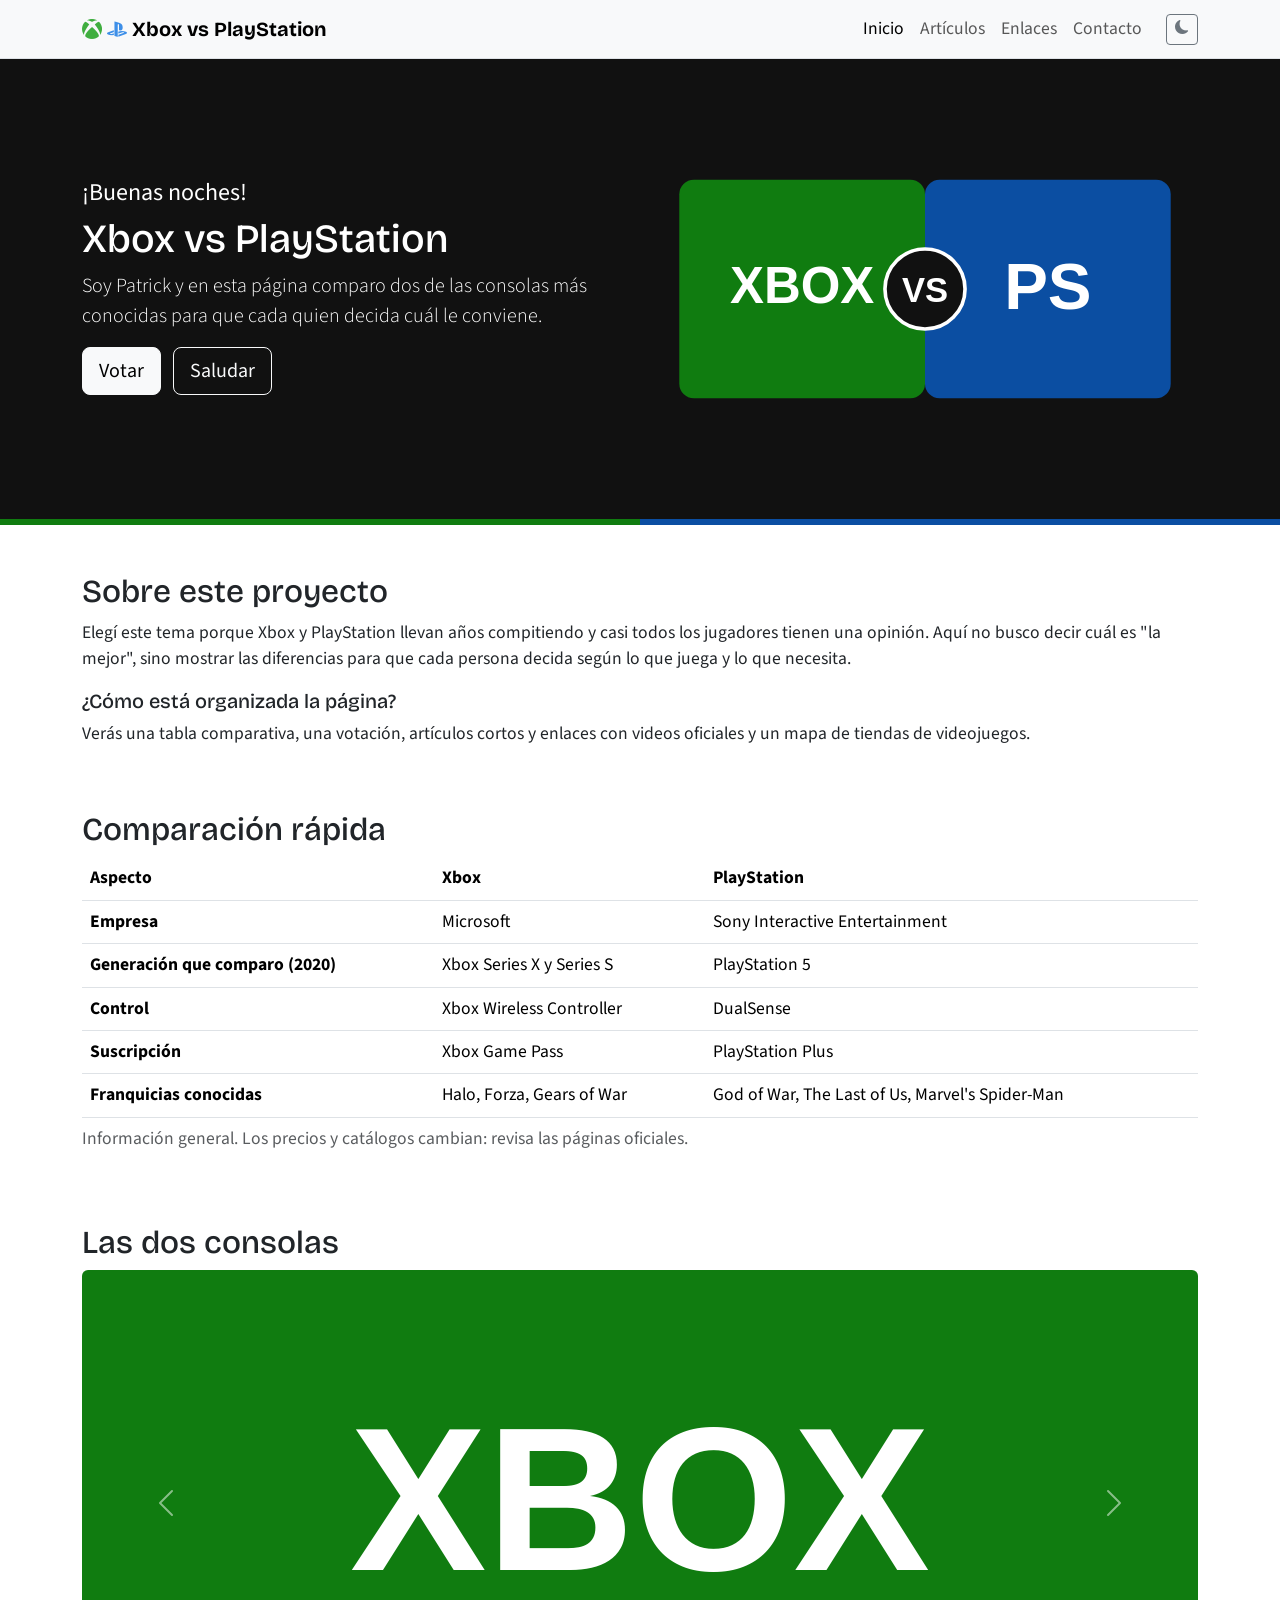
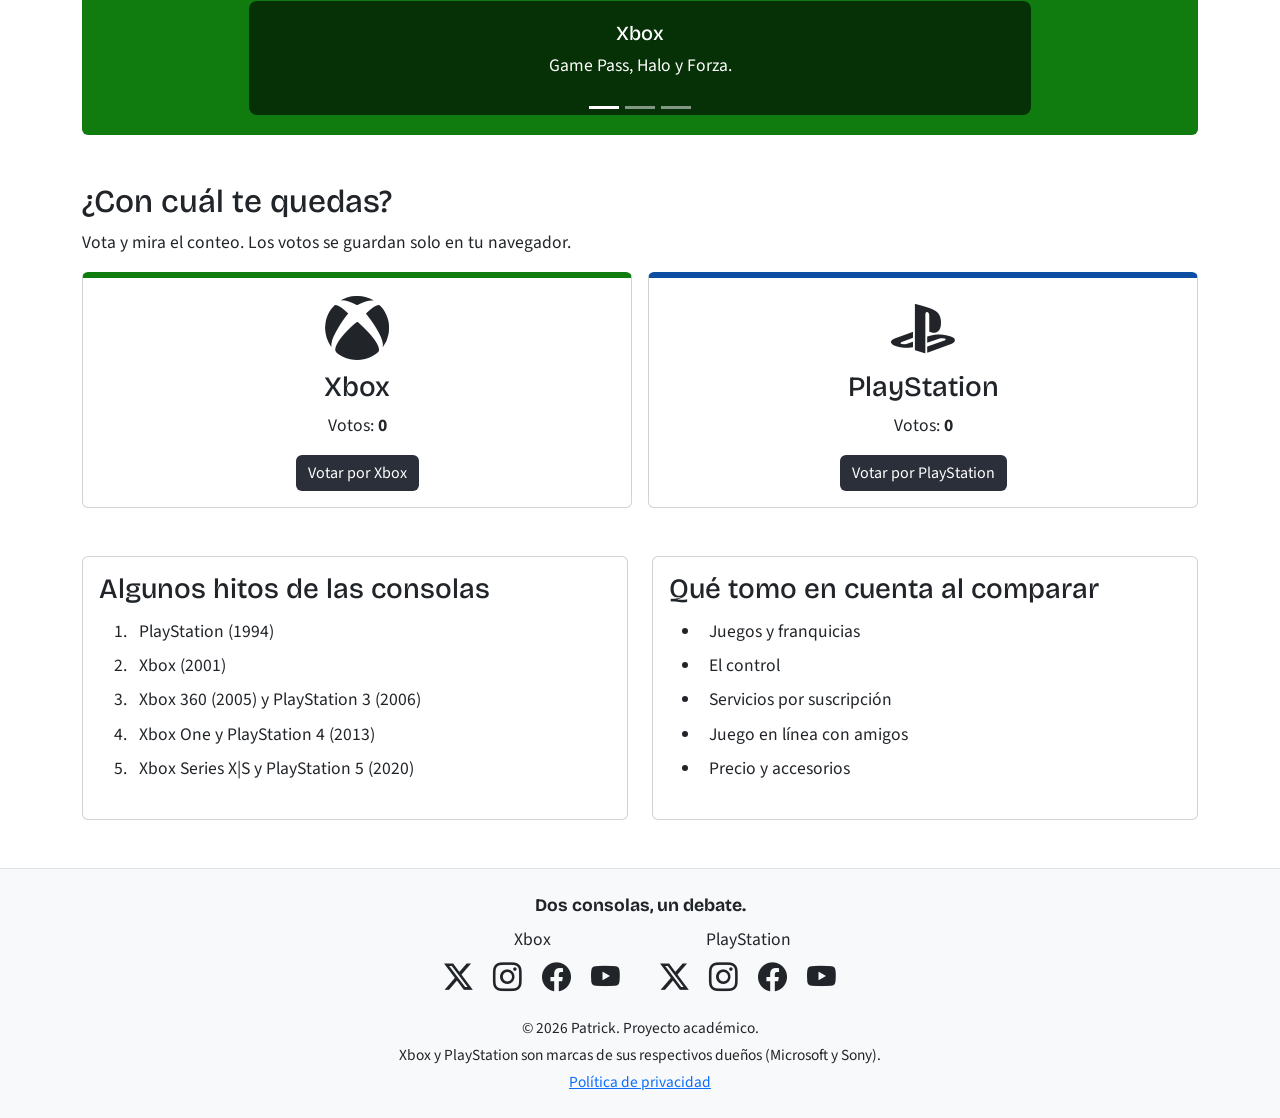
<file: index.html>
<!DOCTYPE html>
<html lang="es" data-bs-theme="light">
<head>
  <!-- ========== METADATOS: información para buscadores y redes sociales ========== -->
  <!-- charset: permite mostrar bien las tildes y la ñ -->
  <meta charset="UTF-8">
  <!-- viewport: hace que la página se ajuste al ancho de la pantalla del celular -->
  <meta name="viewport" content="width=device-width, initial-scale=1">
  <!-- title: texto de la pestaña y título que muestra Google en los resultados -->
  <title>Xbox vs PlayStation | Portafolio de Patrick</title>
  <!-- description: resumen que Google muestra debajo del título -->
  <meta name="description" content="Comparación entre Xbox y PlayStation: tabla comparativa, votación, artículos y enlaces para decidir qué consola te conviene.">
  <!-- keywords: palabras clave del tema de la página -->
  <meta name="keywords" content="xbox, playstation, xbox vs playstation, consolas, videojuegos, game pass, ps5, xbox series, comparación, portafolio">
  <!-- author: quién hizo la página -->
  <meta name="author" content="Patrick">
  <!-- robots: "index, follow" permite que los buscadores guarden la página y sigan sus enlaces -->
  <meta name="robots" content="index, follow">
  <!-- theme-color: color de la barra del navegador en el celular -->
  <meta name="theme-color" content="#111111">

  <!-- Open Graph: define el título, la descripción y la imagen que se ven al compartir el enlace en redes -->
  <meta property="og:title" content="Xbox vs PlayStation | Portafolio de Patrick">
  <meta property="og:description" content="Comparación entre Xbox y PlayStation: tabla comparativa, votación, artículos y enlaces para decidir qué consola te conviene.">
  <meta property="og:type" content="website">
  <meta property="og:locale" content="es_DO">
  <meta property="og:image" content="img/portada.svg">
  <meta name="twitter:card" content="summary">

  <!-- Icono de la página (pestaña del navegador) -->
  <link rel="icon" type="image/svg+xml" href="img/favicon.svg">

  <!-- Google Fonts -->
  <!-- preconnect: abre la conexión con Google Fonts antes de pedir la fuente para que cargue más rápido -->
  <link rel="preconnect" href="https://fonts.googleapis.com">
  <link rel="preconnect" href="https://fonts.gstatic.com" crossorigin>
  <link href="https://fonts.googleapis.com/css2?family=Bricolage+Grotesque:wght@600;700&family=Source+Sans+3:wght@400;600&display=swap" rel="stylesheet">

  <!-- Bootstrap (estilos) -->
  <link href="https://cdn.jsdelivr.net/npm/bootstrap@5.3.3/dist/css/bootstrap.min.css" rel="stylesheet">

  <!-- Bootstrap Icons -->
  <link href="https://cdn.jsdelivr.net/npm/bootstrap-icons@1.11.3/font/bootstrap-icons.min.css" rel="stylesheet">

  <!-- Mis estilos: van después de Bootstrap para que mis reglas tengan prioridad sobre las suyas -->
  <link href="css/estilos.css" rel="stylesheet">
</head>
<body>

  <!-- ========== BARRA DE NAVEGACIÓN ==========
       navbar-expand-lg: el menú se ve completo en pantallas grandes y se esconde tras un botón en las pequeñas.
       sticky-top: la barra se queda fija arriba cuando se hace scroll. -->
  <nav class="navbar navbar-expand-lg bg-body-tertiary sticky-top border-bottom">
    <div class="container">
      <!-- Logo del sitio: iconos de las dos consolas + nombre -->
      <a class="navbar-brand logo" href="index.html">
        <i class="bi bi-xbox"></i> <i class="bi bi-playstation"></i> Xbox vs PlayStation
      </a>

      <!-- Botón de hamburguesa (solo en pantallas pequeñas). data-bs-toggle="collapse" y data-bs-target="#menu"
           le dicen a Bootstrap que muestre u oculte el elemento que tiene id="menu" -->
      <button class="navbar-toggler" type="button" data-bs-toggle="collapse"
              data-bs-target="#menu" aria-controls="menu" aria-expanded="false" aria-label="Abrir menú">
        <span class="navbar-toggler-icon"></span>
      </button>

      <!-- Enlaces del menú. ms-auto los alinea a la derecha y la clase "active" marca la página donde estoy -->
      <div class="collapse navbar-collapse" id="menu">
        <ul class="navbar-nav ms-auto align-items-lg-center">
          <li class="nav-item"><a class="nav-link active" aria-current="page" href="index.html">Inicio</a></li>
          <li class="nav-item"><a class="nav-link" href="noticias.html">Artículos</a></li>
          <li class="nav-item"><a class="nav-link" href="enlaces.html">Enlaces</a></li>
          <li class="nav-item"><a class="nav-link" href="contacto.html">Contacto</a></li>
          <!-- Botón de modo oscuro (lo controla script.js) -->
          <li class="nav-item">
            <button id="btn-tema" type="button" class="btn btn-outline-secondary btn-sm ms-lg-3"
                    aria-label="Cambiar entre modo claro y modo oscuro">
              <i id="icono-tema" class="bi bi-moon-fill"></i>
            </button>
          </li>
        </ul>
      </div>
    </div>
  </nav>

  <main>

    <!-- ===== SECCIÓN PRINCIPAL ===== -->
    <section class="principal py-5">
      <div class="container">
        <div class="row align-items-center g-4">
          <div class="col-lg-6">
            <!-- El texto de saludo lo cambia script.js según la hora -->
            <p id="saludo" class="fs-4 mb-1">Hola</p>
            <h1>Xbox vs PlayStation</h1>
            <p class="lead">Soy Patrick y en esta página comparo dos de las consolas más conocidas para que cada quien decida cuál le conviene.</p>
            <a href="#votacion" class="btn btn-light btn-lg me-2 mb-2">Votar</a>
            <!-- Este botón muestra una alerta (ver script.js) -->
            <button id="btn-saludar" type="button" class="btn btn-outline-light btn-lg mb-2">Saludar</button>
          </div>
          <div class="col-lg-6">
            <!-- img-fluid = imagen responsiva (se adapta al ancho) -->
            <img src="img/portada.svg" class="img-fluid" alt="Bloque verde de Xbox frente a bloque azul de PlayStation">
          </div>
        </div>
      </div>
    </section>

    <!-- ===== SOBRE EL PROYECTO ===== -->
    <section class="container py-5">
      <h2>Sobre este proyecto</h2>
      <p>Elegí este tema porque Xbox y PlayStation llevan años compitiendo y casi todos los jugadores tienen una opinión. Aquí no busco decir cuál es "la mejor", sino mostrar las diferencias para que cada persona decida según lo que juega y lo que necesita.</p>
      <h3 class="h5">¿Cómo está organizada la página?</h3>
      <p>Verás una tabla comparativa, una votación, artículos cortos y enlaces con videos oficiales y un mapa de tiendas de videojuegos.</p>
    </section>

    <!-- ===== TABLA COMPARATIVA ===== -->
    <section class="container pb-5">
      <h2>Comparación rápida</h2>
      <!-- table-responsive: en celular la tabla se desliza de lado -->
      <div class="table-responsive">
        <!-- table-hover: la fila cambia de color al pasar el mouse -->
        <table class="table table-hover align-middle">
          <caption>Información general. Los precios y catálogos cambian: revisa las páginas oficiales.</caption>
          <thead>
            <tr><th scope="col">Aspecto</th><th scope="col">Xbox</th><th scope="col">PlayStation</th></tr>
          </thead>
          <tbody>
            <tr><th scope="row">Empresa</th><td>Microsoft</td><td>Sony Interactive Entertainment</td></tr>
            <tr><th scope="row">Generación que comparo (2020)</th><td>Xbox Series X y Series S</td><td>PlayStation 5</td></tr>
            <tr><th scope="row">Control</th><td>Xbox Wireless Controller</td><td>DualSense</td></tr>
            <tr><th scope="row">Suscripción</th><td>Xbox Game Pass</td><td>PlayStation Plus</td></tr>
            <tr><th scope="row">Franquicias conocidas</th><td>Halo, Forza, Gears of War</td><td>God of War, The Last of Us, Marvel's Spider-Man</td></tr>
          </tbody>
        </table>
      </div>
    </section>

    <!-- ===== CARRUSEL ===== -->
    <section class="container pb-5">
      <h2>Las dos consolas</h2>
      <!-- data-bs-ride="carousel" hace que las diapositivas cambien solas.
           Los botones y puntos usan data-bs-target="#carrusel" para controlar este carrusel y data-bs-slide-to para ir a una diapositiva. -->
      <div id="carrusel" class="carousel slide" data-bs-ride="carousel">
        <!-- Puntos indicadores -->
        <div class="carousel-indicators">
          <button type="button" data-bs-target="#carrusel" data-bs-slide-to="0" class="active" aria-label="Diapositiva 1"></button>
          <button type="button" data-bs-target="#carrusel" data-bs-slide-to="1" aria-label="Diapositiva 2"></button>
          <button type="button" data-bs-target="#carrusel" data-bs-slide-to="2" aria-label="Diapositiva 3"></button>
        </div>
        <!-- Diapositivas -->
        <div class="carousel-inner rounded">
          <div class="carousel-item active">
            <img src="img/slide1.svg" class="d-block w-100" alt="Diapositiva verde con la palabra Xbox">
            <div class="carousel-caption"><h3 class="h5">Xbox</h3><p>Game Pass, Halo y Forza.</p></div>
          </div>
          <div class="carousel-item">
            <img src="img/slide2.svg" class="d-block w-100" alt="Diapositiva azul con la palabra PlayStation">
            <div class="carousel-caption"><h3 class="h5">PlayStation</h3><p>PlayStation Plus, God of War y The Last of Us.</p></div>
          </div>
          <div class="carousel-item">
            <img src="img/slide3.svg" class="d-block w-100" alt="Diapositiva oscura con la pregunta: ¿cuál eliges?">
            <div class="carousel-caption"><h3 class="h5">Tú decides</h3><p>Más abajo puedes votar.</p></div>
          </div>
        </div>
        <!-- Flechas anterior / siguiente -->
        <button class="carousel-control-prev" type="button" data-bs-target="#carrusel" data-bs-slide="prev">
          <span class="carousel-control-prev-icon" aria-hidden="true"></span>
          <span class="visually-hidden">Anterior</span>
        </button>
        <button class="carousel-control-next" type="button" data-bs-target="#carrusel" data-bs-slide="next">
          <span class="carousel-control-next-icon" aria-hidden="true"></span>
          <span class="visually-hidden">Siguiente</span>
        </button>
      </div>
    </section>

    <!-- ===== VOTACIÓN ===== -->
    <section id="votacion" class="container pb-5">
      <h2>¿Con cuál te quedas?</h2>
      <p>Vota y mira el conteo. Los votos se guardan solo en tu navegador.</p>
      <!-- Cada botón tiene un id para que script.js detecte el clic. Los números de votos están dentro de <strong> con id
           para poder cambiarlos desde JavaScript. -->
      <div class="row g-3">
        <div class="col-md-6">
          <div class="card tarjeta tarjeta-xbox text-center h-100">
            <div class="card-body">
              <i class="bi bi-xbox display-3"></i>
              <h3>Xbox</h3>
              <p>Votos: <strong id="votos-xbox">0</strong></p>
              <button id="voto-xbox" type="button" class="btn btn-acento">Votar por Xbox</button>
            </div>
          </div>
        </div>
        <div class="col-md-6">
          <div class="card tarjeta tarjeta-ps text-center h-100">
            <div class="card-body">
              <i class="bi bi-playstation display-3"></i>
              <h3>PlayStation</h3>
              <p>Votos: <strong id="votos-ps">0</strong></p>
              <button id="voto-ps" type="button" class="btn btn-acento">Votar por PlayStation</button>
            </div>
          </div>
        </div>
      </div>
    </section>

    <!-- ===== LISTAS ===== -->
    <section class="container">
      <div class="row g-4">
        <div class="col-md-6">
          <div class="card tarjeta h-100">
            <div class="card-body">
              <h3>Algunos hitos de las consolas</h3>
              <!-- Lista ORDENADA (ol): tiene números. La clase lista-hover activa el efecto hover del CSS -->
              <ol class="lista-hover">
                <li>PlayStation (1994)</li>
                <li>Xbox (2001)</li>
                <li>Xbox 360 (2005) y PlayStation 3 (2006)</li>
                <li>Xbox One y PlayStation 4 (2013)</li>
                <li>Xbox Series X|S y PlayStation 5 (2020)</li>
              </ol>
            </div>
          </div>
        </div>
        <div class="col-md-6">
          <div class="card tarjeta h-100">
            <div class="card-body">
              <h3>Qué tomo en cuenta al comparar</h3>
              <!-- Lista NO ORDENADA (ul): tiene viñetas -->
              <ul class="lista-hover">
                <li>Juegos y franquicias</li>
                <li>El control</li>
                <li>Servicios por suscripción</li>
                <li>Juego en línea con amigos</li>
                <li>Precio y accesorios</li>
              </ul>
            </div>
          </div>
        </div>
      </div>
    </section>

  </main>

  <!-- ========== PIE DE PÁGINA ========== -->
  <footer class="pie py-4 mt-5 border-top">
    <div class="container text-center">
      <p class="logo mb-2">Dos consolas, un debate.</p>

      <!-- Redes sociales oficiales de cada empresa.
           target="_blank" abre el enlace en otra pestaña y rel="noopener" evita que la otra página controle esta. -->
      <div class="row justify-content-center g-4 mb-3">
        <div class="col-auto">
          <p class="mb-1">Xbox</p>
          <div class="redes">
            <a href="https://x.com/xbox" target="_blank" rel="noopener" aria-label="Xbox en X"><i class="bi bi-twitter-x"></i></a>
            <a href="https://www.instagram.com/xbox" target="_blank" rel="noopener" aria-label="Xbox en Instagram"><i class="bi bi-instagram"></i></a>
            <a href="https://www.facebook.com/xbox" target="_blank" rel="noopener" aria-label="Xbox en Facebook"><i class="bi bi-facebook"></i></a>
            <a href="https://www.youtube.com/@xbox" target="_blank" rel="noopener" aria-label="Xbox en YouTube"><i class="bi bi-youtube"></i></a>
          </div>
        </div>
        <div class="col-auto">
          <p class="mb-1">PlayStation</p>
          <div class="redes">
            <a href="https://x.com/PlayStation" target="_blank" rel="noopener" aria-label="PlayStation en X"><i class="bi bi-twitter-x"></i></a>
            <a href="https://www.instagram.com/playstation" target="_blank" rel="noopener" aria-label="PlayStation en Instagram"><i class="bi bi-instagram"></i></a>
            <a href="https://www.facebook.com/PlayStation" target="_blank" rel="noopener" aria-label="PlayStation en Facebook"><i class="bi bi-facebook"></i></a>
            <a href="https://www.youtube.com/@PlayStation" target="_blank" rel="noopener" aria-label="PlayStation en YouTube"><i class="bi bi-youtube"></i></a>
          </div>
        </div>
      </div>

      <p class="mb-1 small">&copy; <span id="anio"></span> Patrick. Proyecto académico.</p>
      <p class="mb-1 small">Xbox y PlayStation son marcas de sus respectivos dueños (Microsoft y Sony).</p>
      <p class="mb-0 small"><a href="privacidad.html">Política de privacidad</a></p>
    </div>
  </footer>

  <!-- Bootstrap (JavaScript): necesario para menú, carrusel y modales -->
  <script src="https://cdn.jsdelivr.net/npm/bootstrap@5.3.3/dist/js/bootstrap.bundle.min.js"></script>
  <!-- Mi JavaScript (siempre al final) -->
  <script src="js/script.js"></script>
</body>
</html>
</file>
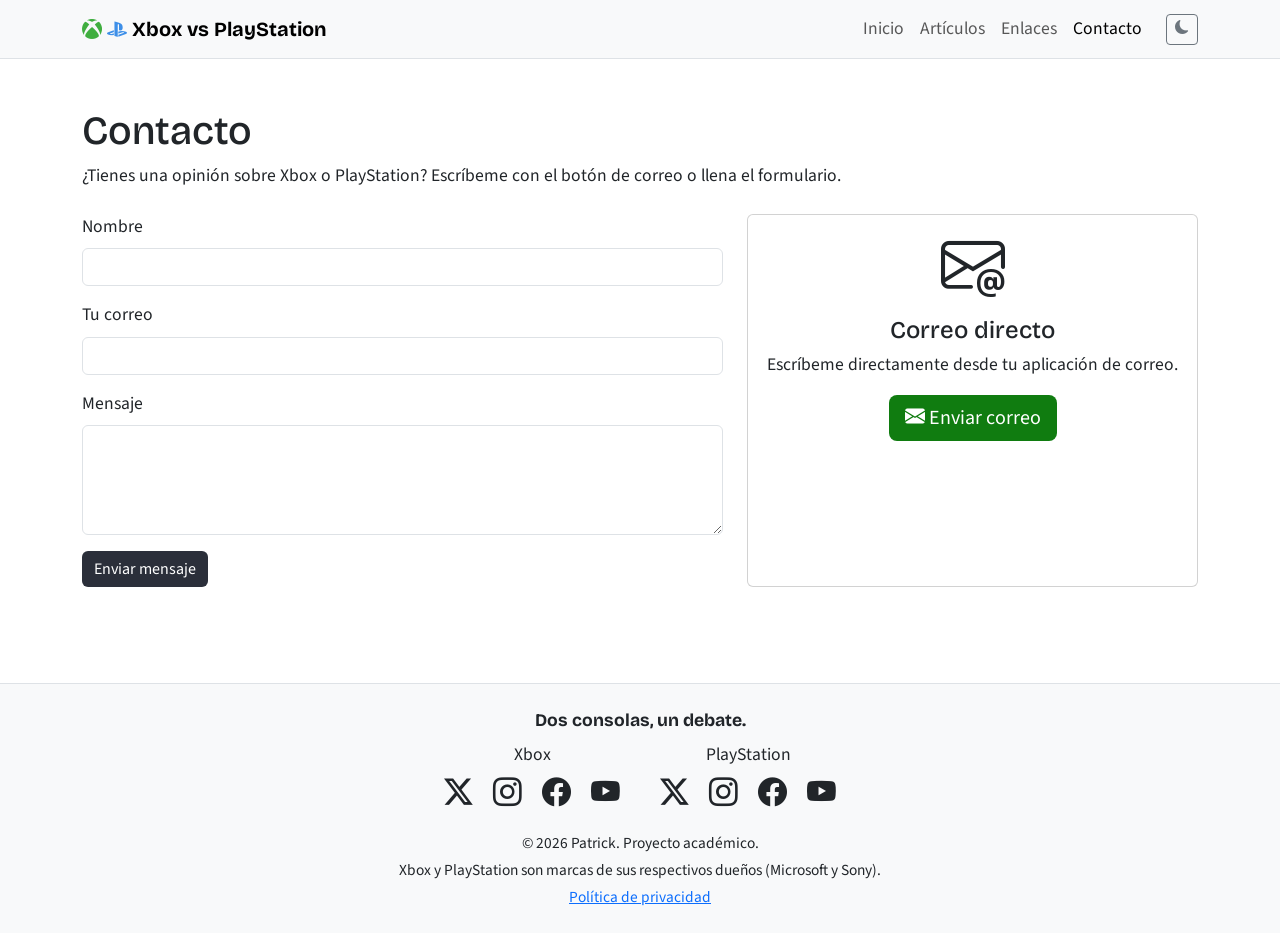
<file: contacto.html>
<!DOCTYPE html>
<html lang="es" data-bs-theme="light">
<head>
  <!-- ========== METADATOS: información para buscadores y redes sociales ========== -->
  <!-- charset: permite mostrar bien las tildes y la ñ -->
  <meta charset="UTF-8">
  <!-- viewport: hace que la página se ajuste al ancho de la pantalla del celular -->
  <meta name="viewport" content="width=device-width, initial-scale=1">
  <!-- title: texto de la pestaña y título que muestra Google en los resultados -->
  <title>Contacto | Xbox vs PlayStation</title>
  <!-- description: resumen que Google muestra debajo del título -->
  <meta name="description" content="Formulario y correo para dar tu opinión sobre Xbox y PlayStation.">
  <!-- keywords: palabras clave del tema de la página -->
  <meta name="keywords" content="xbox, playstation, xbox vs playstation, consolas, videojuegos, game pass, ps5, xbox series, comparación, portafolio">
  <!-- author: quién hizo la página -->
  <meta name="author" content="Patrick">
  <!-- robots: "index, follow" permite que los buscadores guarden la página y sigan sus enlaces -->
  <meta name="robots" content="index, follow">
  <!-- theme-color: color de la barra del navegador en el celular -->
  <meta name="theme-color" content="#111111">

  <!-- Open Graph: define el título, la descripción y la imagen que se ven al compartir el enlace en redes -->
  <meta property="og:title" content="Contacto | Xbox vs PlayStation">
  <meta property="og:description" content="Formulario y correo para dar tu opinión sobre Xbox y PlayStation.">
  <meta property="og:type" content="website">
  <meta property="og:locale" content="es_DO">
  <meta property="og:image" content="img/portada.svg">
  <meta name="twitter:card" content="summary">

  <!-- Icono de la página (pestaña del navegador) -->
  <link rel="icon" type="image/svg+xml" href="img/favicon.svg">

  <!-- Google Fonts -->
  <!-- preconnect: abre la conexión con Google Fonts antes de pedir la fuente para que cargue más rápido -->
  <link rel="preconnect" href="https://fonts.googleapis.com">
  <link rel="preconnect" href="https://fonts.gstatic.com" crossorigin>
  <link href="https://fonts.googleapis.com/css2?family=Bricolage+Grotesque:wght@600;700&family=Source+Sans+3:wght@400;600&display=swap" rel="stylesheet">

  <!-- Bootstrap (estilos) -->
  <link href="https://cdn.jsdelivr.net/npm/bootstrap@5.3.3/dist/css/bootstrap.min.css" rel="stylesheet">

  <!-- Bootstrap Icons -->
  <link href="https://cdn.jsdelivr.net/npm/bootstrap-icons@1.11.3/font/bootstrap-icons.min.css" rel="stylesheet">

  <!-- Mis estilos: van después de Bootstrap para que mis reglas tengan prioridad sobre las suyas -->
  <link href="css/estilos.css" rel="stylesheet">
</head>
<body>

  <!-- ========== BARRA DE NAVEGACIÓN ==========
       navbar-expand-lg: el menú se ve completo en pantallas grandes y se esconde tras un botón en las pequeñas.
       sticky-top: la barra se queda fija arriba cuando se hace scroll. -->
  <nav class="navbar navbar-expand-lg bg-body-tertiary sticky-top border-bottom">
    <div class="container">
      <!-- Logo del sitio: iconos de las dos consolas + nombre -->
      <a class="navbar-brand logo" href="index.html">
        <i class="bi bi-xbox"></i> <i class="bi bi-playstation"></i> Xbox vs PlayStation
      </a>

      <!-- Botón de hamburguesa (solo en pantallas pequeñas). data-bs-toggle="collapse" y data-bs-target="#menu"
           le dicen a Bootstrap que muestre u oculte el elemento que tiene id="menu" -->
      <button class="navbar-toggler" type="button" data-bs-toggle="collapse"
              data-bs-target="#menu" aria-controls="menu" aria-expanded="false" aria-label="Abrir menú">
        <span class="navbar-toggler-icon"></span>
      </button>

      <!-- Enlaces del menú. ms-auto los alinea a la derecha y la clase "active" marca la página donde estoy -->
      <div class="collapse navbar-collapse" id="menu">
        <ul class="navbar-nav ms-auto align-items-lg-center">
          <li class="nav-item"><a class="nav-link" href="index.html">Inicio</a></li>
          <li class="nav-item"><a class="nav-link" href="noticias.html">Artículos</a></li>
          <li class="nav-item"><a class="nav-link" href="enlaces.html">Enlaces</a></li>
          <li class="nav-item"><a class="nav-link active" aria-current="page" href="contacto.html">Contacto</a></li>
          <!-- Botón de modo oscuro (lo controla script.js) -->
          <li class="nav-item">
            <button id="btn-tema" type="button" class="btn btn-outline-secondary btn-sm ms-lg-3"
                    aria-label="Cambiar entre modo claro y modo oscuro">
              <i id="icono-tema" class="bi bi-moon-fill"></i>
            </button>
          </li>
        </ul>
      </div>
    </div>
  </nav>

  <main>

    <section class="container py-5">
      <h1>Contacto</h1>
      <p class="mb-4">¿Tienes una opinión sobre Xbox o PlayStation? Escríbeme con el botón de correo o llena el formulario.</p>

      <div class="row g-4">
        <!-- Formulario: script.js revisa los datos y muestra alertas o el modal. novalidate desactiva los avisos automáticos del navegador para usar los míos -->
        <div class="col-md-7">
          <form id="form-contacto" novalidate>
            <label for="nombre" class="form-label">Nombre</label>
            <input type="text" id="nombre" class="form-control mb-3">

            <label for="correo" class="form-label">Tu correo</label>
            <input type="email" id="correo" class="form-control mb-3">

            <label for="mensaje" class="form-label">Mensaje</label>
            <textarea id="mensaje" class="form-control mb-3" rows="4"></textarea>

            <button type="submit" class="btn btn-acento">Enviar mensaje</button>
          </form>
        </div>

        <!-- Botón mailto: abre la aplicación de correo -->
        <div class="col-md-5">
          <div class="card tarjeta h-100">
            <div class="card-body text-center">
              <i class="bi bi-envelope-at display-3"></i>
              <h2 class="h4 mt-2">Correo directo</h2>
              <p>Escríbeme directamente desde tu aplicación de correo.</p>
              <!-- mailto: abre la aplicación de correo con el destinatario y el asunto ya escritos.
                   En el asunto los espacios y las tildes van codificados (%20, %C3%A1) -->
              <a href="mailto:patrickschrilsperez@gmail.com?subject=Hola%20desde%20tu%20p%C3%A1gina%20de%20Xbox%20vs%20PlayStation"
                 class="btn btn-xbox btn-lg"><i class="bi bi-envelope-fill"></i> Enviar correo</a>
            </div>
          </div>
        </div>
      </div>
    </section>

    <!-- Modal de confirmación (JavaScript lo abre cuando el formulario está bien) -->
    <div class="modal fade" id="modalContacto" tabindex="-1" aria-labelledby="modal-contacto-titulo" aria-hidden="true">
      <div class="modal-dialog modal-dialog-centered">
        <div class="modal-content">
          <div class="modal-header">
            <h2 class="modal-title h5" id="modal-contacto-titulo">Mensaje listo</h2>
            <button type="button" class="btn-close" data-bs-dismiss="modal" aria-label="Cerrar"></button>
          </div>
          <div class="modal-body">
            <p class="mb-0">Gracias, <strong id="modal-nombre"></strong>. Al presionar el botón se abrirá tu aplicación de correo con el mensaje listo para enviar.</p>
          </div>
          <div class="modal-footer">
            <button type="button" class="btn btn-secondary" data-bs-dismiss="modal">Cancelar</button>
            <button type="button" id="btn-abrir-correo" class="btn btn-acento">Abrir correo</button>
          </div>
        </div>
      </div>
    </div>

  </main>

  <!-- ========== PIE DE PÁGINA ========== -->
  <footer class="pie py-4 mt-5 border-top">
    <div class="container text-center">
      <p class="logo mb-2">Dos consolas, un debate.</p>

      <!-- Redes sociales oficiales de cada empresa.
           target="_blank" abre el enlace en otra pestaña y rel="noopener" evita que la otra página controle esta. -->
      <div class="row justify-content-center g-4 mb-3">
        <div class="col-auto">
          <p class="mb-1">Xbox</p>
          <div class="redes">
            <a href="https://x.com/xbox" target="_blank" rel="noopener" aria-label="Xbox en X"><i class="bi bi-twitter-x"></i></a>
            <a href="https://www.instagram.com/xbox" target="_blank" rel="noopener" aria-label="Xbox en Instagram"><i class="bi bi-instagram"></i></a>
            <a href="https://www.facebook.com/xbox" target="_blank" rel="noopener" aria-label="Xbox en Facebook"><i class="bi bi-facebook"></i></a>
            <a href="https://www.youtube.com/@xbox" target="_blank" rel="noopener" aria-label="Xbox en YouTube"><i class="bi bi-youtube"></i></a>
          </div>
        </div>
        <div class="col-auto">
          <p class="mb-1">PlayStation</p>
          <div class="redes">
            <a href="https://x.com/PlayStation" target="_blank" rel="noopener" aria-label="PlayStation en X"><i class="bi bi-twitter-x"></i></a>
            <a href="https://www.instagram.com/playstation" target="_blank" rel="noopener" aria-label="PlayStation en Instagram"><i class="bi bi-instagram"></i></a>
            <a href="https://www.facebook.com/PlayStation" target="_blank" rel="noopener" aria-label="PlayStation en Facebook"><i class="bi bi-facebook"></i></a>
            <a href="https://www.youtube.com/@PlayStation" target="_blank" rel="noopener" aria-label="PlayStation en YouTube"><i class="bi bi-youtube"></i></a>
          </div>
        </div>
      </div>

      <p class="mb-1 small">&copy; <span id="anio"></span> Patrick. Proyecto académico.</p>
      <p class="mb-1 small">Xbox y PlayStation son marcas de sus respectivos dueños (Microsoft y Sony).</p>
      <p class="mb-0 small"><a href="privacidad.html">Política de privacidad</a></p>
    </div>
  </footer>

  <!-- Bootstrap (JavaScript): necesario para menú, carrusel y modales -->
  <script src="https://cdn.jsdelivr.net/npm/bootstrap@5.3.3/dist/js/bootstrap.bundle.min.js"></script>
  <!-- Mi JavaScript (siempre al final) -->
  <script src="js/script.js"></script>
</body>
</html>
</file>
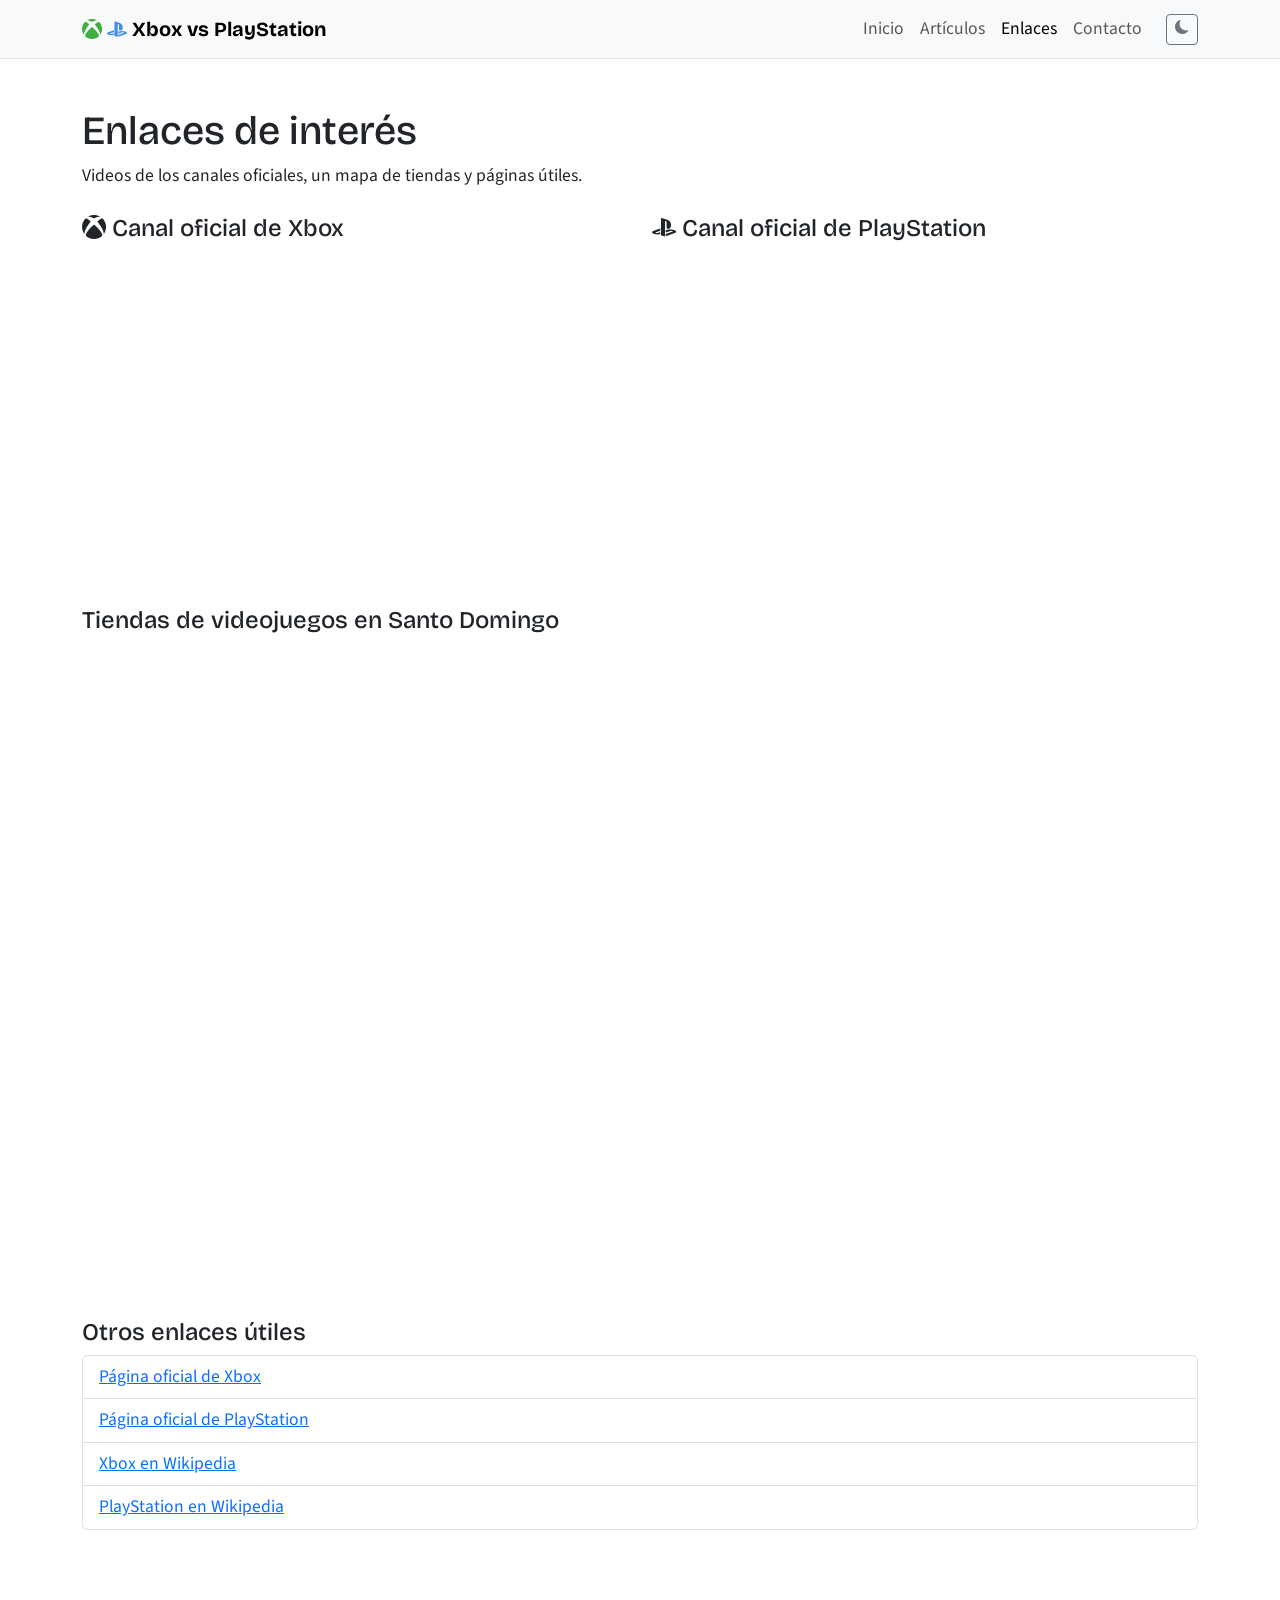
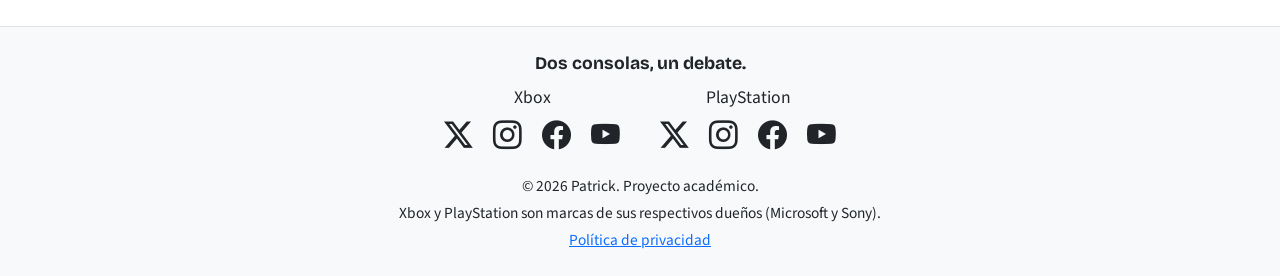
<file: enlaces.html>
<!DOCTYPE html>
<html lang="es" data-bs-theme="light">
<head>
  <!-- ========== METADATOS: información para buscadores y redes sociales ========== -->
  <!-- charset: permite mostrar bien las tildes y la ñ -->
  <meta charset="UTF-8">
  <!-- viewport: hace que la página se ajuste al ancho de la pantalla del celular -->
  <meta name="viewport" content="width=device-width, initial-scale=1">
  <!-- title: texto de la pestaña y título que muestra Google en los resultados -->
  <title>Enlaces de interés | Xbox vs PlayStation</title>
  <!-- description: resumen que Google muestra debajo del título -->
  <meta name="description" content="Videos oficiales de Xbox y PlayStation, mapa de tiendas de videojuegos y enlaces útiles.">
  <!-- keywords: palabras clave del tema de la página -->
  <meta name="keywords" content="xbox, playstation, xbox vs playstation, consolas, videojuegos, game pass, ps5, xbox series, comparación, portafolio">
  <!-- author: quién hizo la página -->
  <meta name="author" content="Patrick">
  <!-- robots: "index, follow" permite que los buscadores guarden la página y sigan sus enlaces -->
  <meta name="robots" content="index, follow">
  <!-- theme-color: color de la barra del navegador en el celular -->
  <meta name="theme-color" content="#111111">

  <!-- Open Graph: define el título, la descripción y la imagen que se ven al compartir el enlace en redes -->
  <meta property="og:title" content="Enlaces de interés | Xbox vs PlayStation">
  <meta property="og:description" content="Videos oficiales de Xbox y PlayStation, mapa de tiendas de videojuegos y enlaces útiles.">
  <meta property="og:type" content="website">
  <meta property="og:locale" content="es_DO">
  <meta property="og:image" content="img/portada.svg">
  <meta name="twitter:card" content="summary">

  <!-- Icono de la página (pestaña del navegador) -->
  <link rel="icon" type="image/svg+xml" href="img/favicon.svg">

  <!-- Google Fonts -->
  <!-- preconnect: abre la conexión con Google Fonts antes de pedir la fuente para que cargue más rápido -->
  <link rel="preconnect" href="https://fonts.googleapis.com">
  <link rel="preconnect" href="https://fonts.gstatic.com" crossorigin>
  <link href="https://fonts.googleapis.com/css2?family=Bricolage+Grotesque:wght@600;700&family=Source+Sans+3:wght@400;600&display=swap" rel="stylesheet">

  <!-- Bootstrap (estilos) -->
  <link href="https://cdn.jsdelivr.net/npm/bootstrap@5.3.3/dist/css/bootstrap.min.css" rel="stylesheet">

  <!-- Bootstrap Icons -->
  <link href="https://cdn.jsdelivr.net/npm/bootstrap-icons@1.11.3/font/bootstrap-icons.min.css" rel="stylesheet">

  <!-- Mis estilos: van después de Bootstrap para que mis reglas tengan prioridad sobre las suyas -->
  <link href="css/estilos.css" rel="stylesheet">
</head>
<body>

  <!-- ========== BARRA DE NAVEGACIÓN ==========
       navbar-expand-lg: el menú se ve completo en pantallas grandes y se esconde tras un botón en las pequeñas.
       sticky-top: la barra se queda fija arriba cuando se hace scroll. -->
  <nav class="navbar navbar-expand-lg bg-body-tertiary sticky-top border-bottom">
    <div class="container">
      <!-- Logo del sitio: iconos de las dos consolas + nombre -->
      <a class="navbar-brand logo" href="index.html">
        <i class="bi bi-xbox"></i> <i class="bi bi-playstation"></i> Xbox vs PlayStation
      </a>

      <!-- Botón de hamburguesa (solo en pantallas pequeñas). data-bs-toggle="collapse" y data-bs-target="#menu"
           le dicen a Bootstrap que muestre u oculte el elemento que tiene id="menu" -->
      <button class="navbar-toggler" type="button" data-bs-toggle="collapse"
              data-bs-target="#menu" aria-controls="menu" aria-expanded="false" aria-label="Abrir menú">
        <span class="navbar-toggler-icon"></span>
      </button>

      <!-- Enlaces del menú. ms-auto los alinea a la derecha y la clase "active" marca la página donde estoy -->
      <div class="collapse navbar-collapse" id="menu">
        <ul class="navbar-nav ms-auto align-items-lg-center">
          <li class="nav-item"><a class="nav-link" href="index.html">Inicio</a></li>
          <li class="nav-item"><a class="nav-link" href="noticias.html">Artículos</a></li>
          <li class="nav-item"><a class="nav-link active" aria-current="page" href="enlaces.html">Enlaces</a></li>
          <li class="nav-item"><a class="nav-link" href="contacto.html">Contacto</a></li>
          <!-- Botón de modo oscuro (lo controla script.js) -->
          <li class="nav-item">
            <button id="btn-tema" type="button" class="btn btn-outline-secondary btn-sm ms-lg-3"
                    aria-label="Cambiar entre modo claro y modo oscuro">
              <i id="icono-tema" class="bi bi-moon-fill"></i>
            </button>
          </li>
        </ul>
      </div>
    </div>
  </nav>

  <main>

    <section class="container py-5">
      <h1>Enlaces de interés</h1>
      <p class="mb-4">Videos de los canales oficiales, un mapa de tiendas y páginas útiles.</p>

      <!-- Videos de YouTube (iframes). La clase ratio-16x9 mantiene la forma del video.
           La lista que empieza con "UU" es la de subidas del canal (el ID del canal cambiando "UC" por "UU"),
           así el reproductor muestra los videos del canal oficial. -->
      <div class="row g-4">
        <div class="col-lg-6">
          <h2 class="h4"><i class="bi bi-xbox"></i> Canal oficial de Xbox</h2>
          <div class="ratio ratio-16x9">
            <iframe src="https://www.youtube.com/embed/videoseries?list=UUjBp_7RuDBUYbd1LegWEJ8g"
                    title="Videos del canal oficial de Xbox en YouTube" allowfullscreen loading="lazy"></iframe>
          </div>
        </div>
        <div class="col-lg-6">
          <h2 class="h4"><i class="bi bi-playstation"></i> Canal oficial de PlayStation</h2>
          <div class="ratio ratio-16x9">
            <iframe src="https://www.youtube.com/embed/videoseries?list=UU-2Y8dQb0S6DtpxNgAKoJKA"
                    title="Videos del canal oficial de PlayStation en YouTube" allowfullscreen loading="lazy"></iframe>
          </div>
        </div>
      </div>

      <!-- Mapa de Google Maps (iframe). loading="lazy" hace que los iframes se carguen solo cuando se llega a esa parte de la página -->
      <h2 class="h4 mt-5">Tiendas de videojuegos en Santo Domingo</h2>
      <div class="ratio ratio-16x9">
        <iframe src="https://www.google.com/maps?q=tienda+de+videojuegos+Santo+Domingo&output=embed"
                title="Mapa de Google Maps con tiendas de videojuegos" loading="lazy"></iframe>
      </div>

      <h2 class="h4 mt-5">Otros enlaces útiles</h2>
      <ul class="list-group">
        <li class="list-group-item list-group-item-action"><a href="https://www.xbox.com" target="_blank" rel="noopener">Página oficial de Xbox</a></li>
        <li class="list-group-item list-group-item-action"><a href="https://www.playstation.com" target="_blank" rel="noopener">Página oficial de PlayStation</a></li>
        <li class="list-group-item list-group-item-action"><a href="https://es.wikipedia.org/wiki/Xbox" target="_blank" rel="noopener">Xbox en Wikipedia</a></li>
        <li class="list-group-item list-group-item-action"><a href="https://es.wikipedia.org/wiki/PlayStation" target="_blank" rel="noopener">PlayStation en Wikipedia</a></li>
      </ul>
    </section>

  </main>

  <!-- ========== PIE DE PÁGINA ========== -->
  <footer class="pie py-4 mt-5 border-top">
    <div class="container text-center">
      <p class="logo mb-2">Dos consolas, un debate.</p>

      <!-- Redes sociales oficiales de cada empresa.
           target="_blank" abre el enlace en otra pestaña y rel="noopener" evita que la otra página controle esta. -->
      <div class="row justify-content-center g-4 mb-3">
        <div class="col-auto">
          <p class="mb-1">Xbox</p>
          <div class="redes">
            <a href="https://x.com/xbox" target="_blank" rel="noopener" aria-label="Xbox en X"><i class="bi bi-twitter-x"></i></a>
            <a href="https://www.instagram.com/xbox" target="_blank" rel="noopener" aria-label="Xbox en Instagram"><i class="bi bi-instagram"></i></a>
            <a href="https://www.facebook.com/xbox" target="_blank" rel="noopener" aria-label="Xbox en Facebook"><i class="bi bi-facebook"></i></a>
            <a href="https://www.youtube.com/@xbox" target="_blank" rel="noopener" aria-label="Xbox en YouTube"><i class="bi bi-youtube"></i></a>
          </div>
        </div>
        <div class="col-auto">
          <p class="mb-1">PlayStation</p>
          <div class="redes">
            <a href="https://x.com/PlayStation" target="_blank" rel="noopener" aria-label="PlayStation en X"><i class="bi bi-twitter-x"></i></a>
            <a href="https://www.instagram.com/playstation" target="_blank" rel="noopener" aria-label="PlayStation en Instagram"><i class="bi bi-instagram"></i></a>
            <a href="https://www.facebook.com/PlayStation" target="_blank" rel="noopener" aria-label="PlayStation en Facebook"><i class="bi bi-facebook"></i></a>
            <a href="https://www.youtube.com/@PlayStation" target="_blank" rel="noopener" aria-label="PlayStation en YouTube"><i class="bi bi-youtube"></i></a>
          </div>
        </div>
      </div>

      <p class="mb-1 small">&copy; <span id="anio"></span> Patrick. Proyecto académico.</p>
      <p class="mb-1 small">Xbox y PlayStation son marcas de sus respectivos dueños (Microsoft y Sony).</p>
      <p class="mb-0 small"><a href="privacidad.html">Política de privacidad</a></p>
    </div>
  </footer>

  <!-- Bootstrap (JavaScript): necesario para menú, carrusel y modales -->
  <script src="https://cdn.jsdelivr.net/npm/bootstrap@5.3.3/dist/js/bootstrap.bundle.min.js"></script>
  <!-- Mi JavaScript (siempre al final) -->
  <script src="js/script.js"></script>
</body>
</html>
</file>
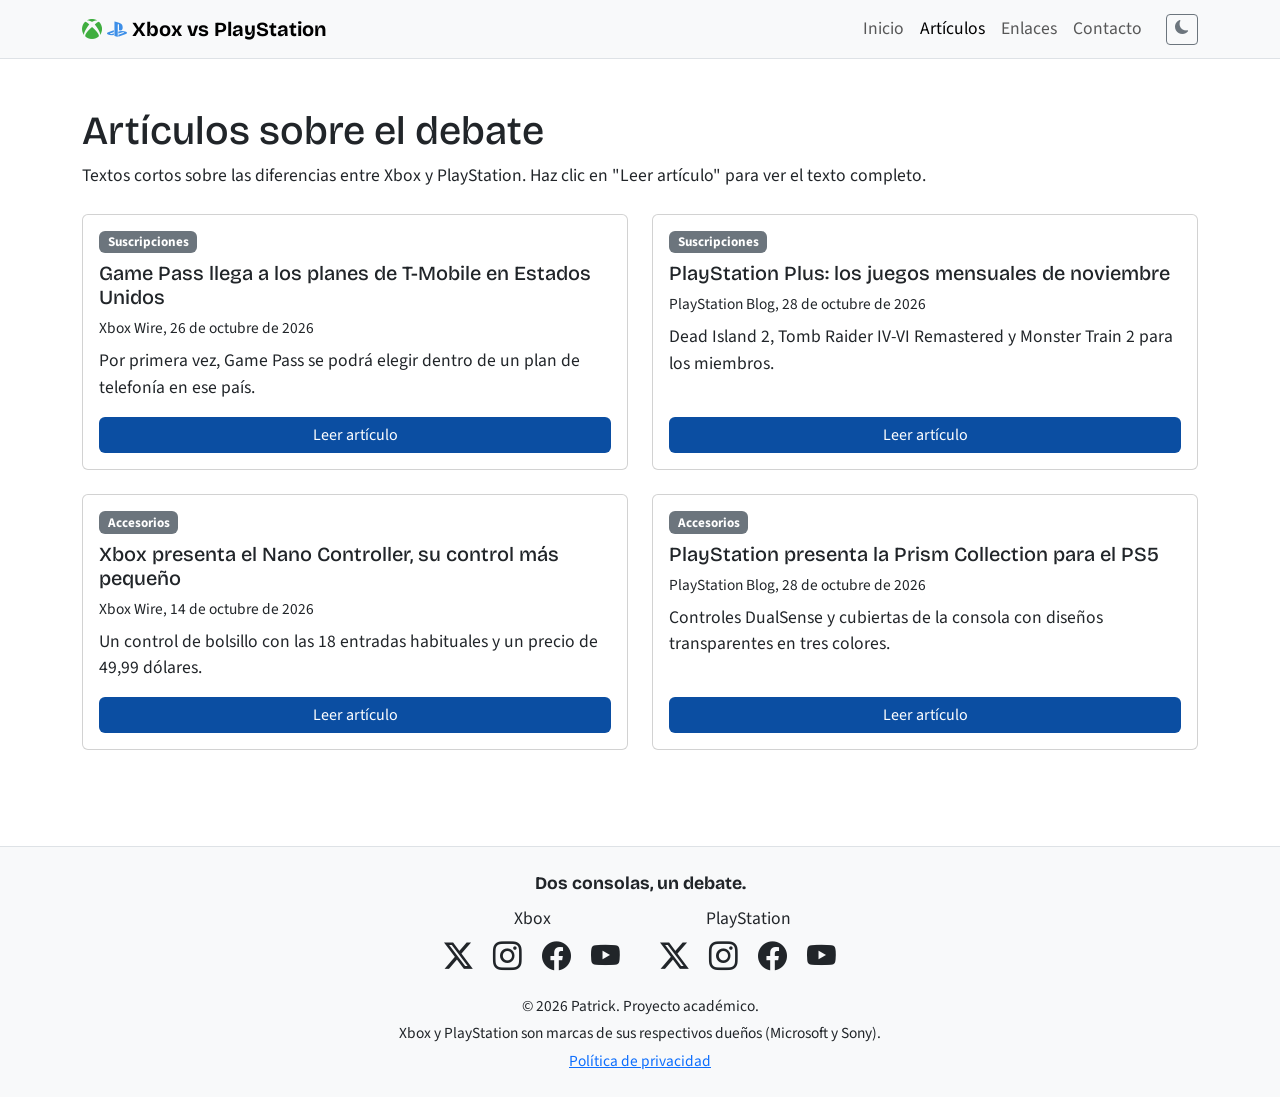
<file: noticias.html>
<!DOCTYPE html>
<html lang="es" data-bs-theme="light">
<head>
  <!-- ========== METADATOS: información para buscadores y redes sociales ========== -->
  <!-- charset: permite mostrar bien las tildes y la ñ -->
  <meta charset="UTF-8">
  <!-- viewport: hace que la página se ajuste al ancho de la pantalla del celular -->
  <meta name="viewport" content="width=device-width, initial-scale=1">
  <!-- title: texto de la pestaña y título que muestra Google en los resultados -->
  <title>Artículos sobre el debate | Xbox vs PlayStation</title>
  <!-- description: resumen que Google muestra debajo del título -->
  <meta name="description" content="Artículos cortos sobre suscripciones, controles y cómo elegir entre Xbox y PlayStation.">
  <!-- keywords: palabras clave del tema de la página -->
  <meta name="keywords" content="xbox, playstation, xbox vs playstation, consolas, videojuegos, game pass, ps5, xbox series, comparación, portafolio">
  <!-- author: quién hizo la página -->
  <meta name="author" content="Patrick">
  <!-- robots: "index, follow" permite que los buscadores guarden la página y sigan sus enlaces -->
  <meta name="robots" content="index, follow">
  <!-- theme-color: color de la barra del navegador en el celular -->
  <meta name="theme-color" content="#111111">

  <!-- Open Graph: define el título, la descripción y la imagen que se ven al compartir el enlace en redes -->
  <meta property="og:title" content="Artículos sobre el debate | Xbox vs PlayStation">
  <meta property="og:description" content="Artículos cortos sobre suscripciones, controles y cómo elegir entre Xbox y PlayStation.">
  <meta property="og:type" content="website">
  <meta property="og:locale" content="es_DO">
  <meta property="og:image" content="img/portada.svg">
  <meta name="twitter:card" content="summary">

  <!-- Icono de la página (pestaña del navegador) -->
  <link rel="icon" type="image/svg+xml" href="img/favicon.svg">

  <!-- Google Fonts -->
  <!-- preconnect: abre la conexión con Google Fonts antes de pedir la fuente para que cargue más rápido -->
  <link rel="preconnect" href="https://fonts.googleapis.com">
  <link rel="preconnect" href="https://fonts.gstatic.com" crossorigin>
  <link href="https://fonts.googleapis.com/css2?family=Bricolage+Grotesque:wght@600;700&family=Source+Sans+3:wght@400;600&display=swap" rel="stylesheet">

  <!-- Bootstrap (estilos) -->
  <link href="https://cdn.jsdelivr.net/npm/bootstrap@5.3.3/dist/css/bootstrap.min.css" rel="stylesheet">

  <!-- Bootstrap Icons -->
  <link href="https://cdn.jsdelivr.net/npm/bootstrap-icons@1.11.3/font/bootstrap-icons.min.css" rel="stylesheet">

  <!-- Mis estilos: van después de Bootstrap para que mis reglas tengan prioridad sobre las suyas -->
  <link href="css/estilos.css" rel="stylesheet">
</head>
<body>

  <!-- ========== BARRA DE NAVEGACIÓN ==========
       navbar-expand-lg: el menú se ve completo en pantallas grandes y se esconde tras un botón en las pequeñas.
       sticky-top: la barra se queda fija arriba cuando se hace scroll. -->
  <nav class="navbar navbar-expand-lg bg-body-tertiary sticky-top border-bottom">
    <div class="container">
      <!-- Logo del sitio: iconos de las dos consolas + nombre -->
      <a class="navbar-brand logo" href="index.html">
        <i class="bi bi-xbox"></i> <i class="bi bi-playstation"></i> Xbox vs PlayStation
      </a>

      <!-- Botón de hamburguesa (solo en pantallas pequeñas). data-bs-toggle="collapse" y data-bs-target="#menu"
           le dicen a Bootstrap que muestre u oculte el elemento que tiene id="menu" -->
      <button class="navbar-toggler" type="button" data-bs-toggle="collapse"
              data-bs-target="#menu" aria-controls="menu" aria-expanded="false" aria-label="Abrir menú">
        <span class="navbar-toggler-icon"></span>
      </button>

      <!-- Enlaces del menú. ms-auto los alinea a la derecha y la clase "active" marca la página donde estoy -->
      <div class="collapse navbar-collapse" id="menu">
        <ul class="navbar-nav ms-auto align-items-lg-center">
          <li class="nav-item"><a class="nav-link" href="index.html">Inicio</a></li>
          <li class="nav-item"><a class="nav-link active" aria-current="page" href="noticias.html">Artículos</a></li>
          <li class="nav-item"><a class="nav-link" href="enlaces.html">Enlaces</a></li>
          <li class="nav-item"><a class="nav-link" href="contacto.html">Contacto</a></li>
          <!-- Botón de modo oscuro (lo controla script.js) -->
          <li class="nav-item">
            <button id="btn-tema" type="button" class="btn btn-outline-secondary btn-sm ms-lg-3"
                    aria-label="Cambiar entre modo claro y modo oscuro">
              <i id="icono-tema" class="bi bi-moon-fill"></i>
            </button>
          </li>
        </ul>
      </div>
    </div>
  </nav>

  <main>

    <section class="container py-5">
      <h1>Artículos sobre el debate</h1>
      <p class="mb-4">Textos cortos sobre las diferencias entre Xbox y PlayStation. Haz clic en "Leer artículo" para ver el texto completo.</p>

      <!-- Las tarjetas se crean con JavaScript (ver script.js, parte 5) -->
      <div id="lista-noticias" class="row g-4"></div>
    </section>

    <!-- Modal donde se muestra el artículo. JavaScript escribe el título y el texto y luego lo abre.
         class="fade" da la animación; data-bs-dismiss="modal" en los botones lo cierra. -->
    <div class="modal fade" id="modalNoticia" tabindex="-1" aria-labelledby="modal-titulo" aria-hidden="true">
      <div class="modal-dialog modal-dialog-centered">
        <div class="modal-content">
          <div class="modal-header">
            <h2 class="modal-title h5" id="modal-titulo"></h2>
            <button type="button" class="btn-close" data-bs-dismiss="modal" aria-label="Cerrar"></button>
          </div>
          <div class="modal-body"><p id="modal-texto" class="mb-0"></p></div>
          <div class="modal-footer">
            <button type="button" class="btn btn-acento" data-bs-dismiss="modal">Cerrar</button>
          </div>
        </div>
      </div>
    </div>

  </main>

  <!-- ========== PIE DE PÁGINA ========== -->
  <footer class="pie py-4 mt-5 border-top">
    <div class="container text-center">
      <p class="logo mb-2">Dos consolas, un debate.</p>

      <!-- Redes sociales oficiales de cada empresa.
           target="_blank" abre el enlace en otra pestaña y rel="noopener" evita que la otra página controle esta. -->
      <div class="row justify-content-center g-4 mb-3">
        <div class="col-auto">
          <p class="mb-1">Xbox</p>
          <div class="redes">
            <a href="https://x.com/xbox" target="_blank" rel="noopener" aria-label="Xbox en X"><i class="bi bi-twitter-x"></i></a>
            <a href="https://www.instagram.com/xbox" target="_blank" rel="noopener" aria-label="Xbox en Instagram"><i class="bi bi-instagram"></i></a>
            <a href="https://www.facebook.com/xbox" target="_blank" rel="noopener" aria-label="Xbox en Facebook"><i class="bi bi-facebook"></i></a>
            <a href="https://www.youtube.com/@xbox" target="_blank" rel="noopener" aria-label="Xbox en YouTube"><i class="bi bi-youtube"></i></a>
          </div>
        </div>
        <div class="col-auto">
          <p class="mb-1">PlayStation</p>
          <div class="redes">
            <a href="https://x.com/PlayStation" target="_blank" rel="noopener" aria-label="PlayStation en X"><i class="bi bi-twitter-x"></i></a>
            <a href="https://www.instagram.com/playstation" target="_blank" rel="noopener" aria-label="PlayStation en Instagram"><i class="bi bi-instagram"></i></a>
            <a href="https://www.facebook.com/PlayStation" target="_blank" rel="noopener" aria-label="PlayStation en Facebook"><i class="bi bi-facebook"></i></a>
            <a href="https://www.youtube.com/@PlayStation" target="_blank" rel="noopener" aria-label="PlayStation en YouTube"><i class="bi bi-youtube"></i></a>
          </div>
        </div>
      </div>

      <p class="mb-1 small">&copy; <span id="anio"></span> Patrick. Proyecto académico.</p>
      <p class="mb-1 small">Xbox y PlayStation son marcas de sus respectivos dueños (Microsoft y Sony).</p>
      <p class="mb-0 small"><a href="privacidad.html">Política de privacidad</a></p>
    </div>
  </footer>

  <!-- Bootstrap (JavaScript): necesario para menú, carrusel y modales -->
  <script src="https://cdn.jsdelivr.net/npm/bootstrap@5.3.3/dist/js/bootstrap.bundle.min.js"></script>
  <!-- Mi JavaScript (siempre al final) -->
  <script src="js/script.js"></script>
</body>
</html>
</file>
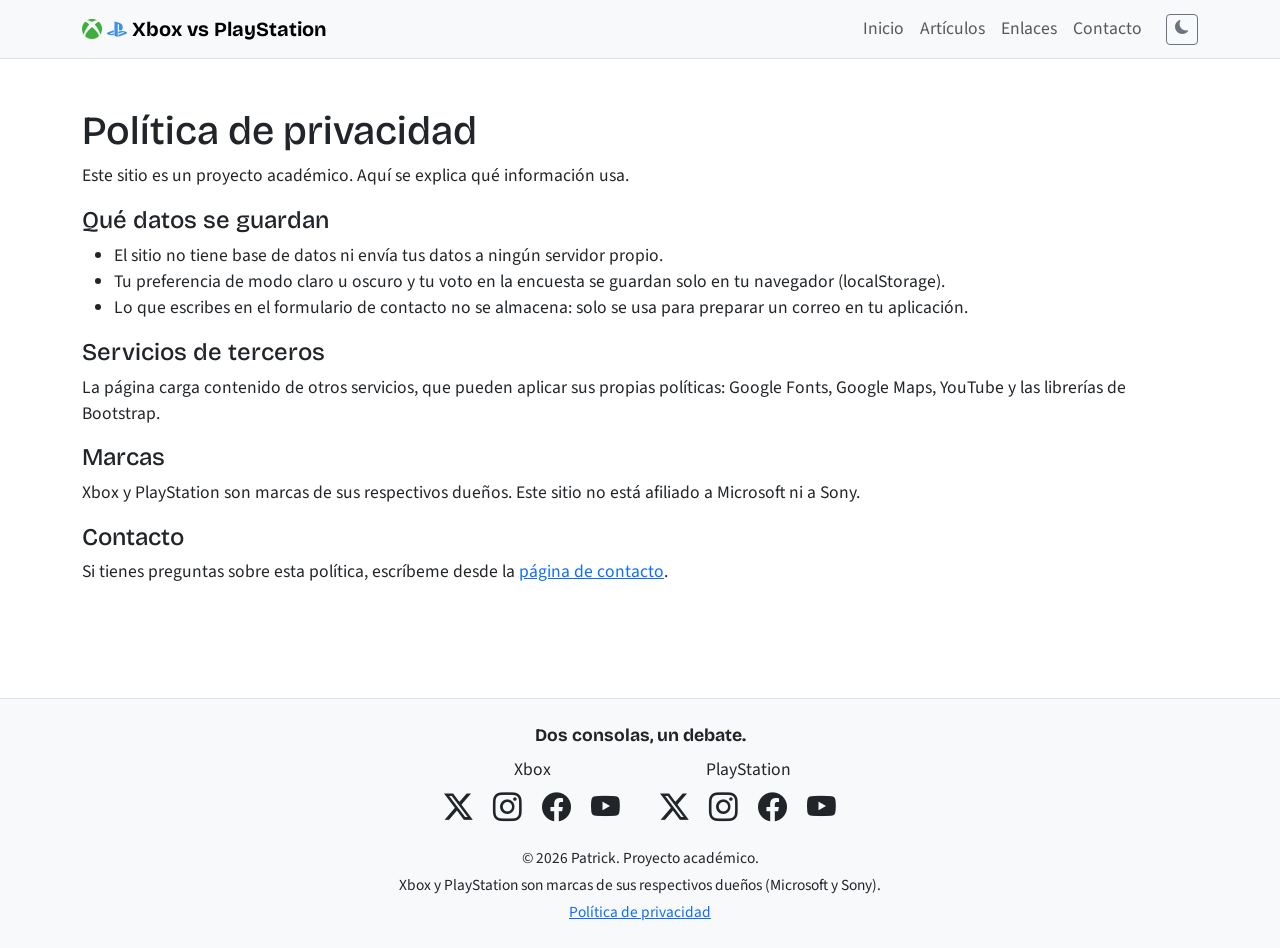
<file: privacidad.html>
<!DOCTYPE html>
<html lang="es" data-bs-theme="light">
<head>
  <!-- ========== METADATOS: información para buscadores y redes sociales ========== -->
  <!-- charset: permite mostrar bien las tildes y la ñ -->
  <meta charset="UTF-8">
  <!-- viewport: hace que la página se ajuste al ancho de la pantalla del celular -->
  <meta name="viewport" content="width=device-width, initial-scale=1">
  <!-- title: texto de la pestaña y título que muestra Google en los resultados -->
  <title>Política de privacidad | Xbox vs PlayStation</title>
  <!-- description: resumen que Google muestra debajo del título -->
  <meta name="description" content="Política de privacidad del sitio Xbox vs PlayStation.">
  <!-- keywords: palabras clave del tema de la página -->
  <meta name="keywords" content="xbox, playstation, xbox vs playstation, consolas, videojuegos, game pass, ps5, xbox series, comparación, portafolio">
  <!-- author: quién hizo la página -->
  <meta name="author" content="Patrick">
  <!-- robots: "index, follow" permite que los buscadores guarden la página y sigan sus enlaces -->
  <meta name="robots" content="index, follow">
  <!-- theme-color: color de la barra del navegador en el celular -->
  <meta name="theme-color" content="#111111">

  <!-- Open Graph: define el título, la descripción y la imagen que se ven al compartir el enlace en redes -->
  <meta property="og:title" content="Política de privacidad | Xbox vs PlayStation">
  <meta property="og:description" content="Política de privacidad del sitio Xbox vs PlayStation.">
  <meta property="og:type" content="website">
  <meta property="og:locale" content="es_DO">
  <meta property="og:image" content="img/portada.svg">
  <meta name="twitter:card" content="summary">

  <!-- Icono de la página (pestaña del navegador) -->
  <link rel="icon" type="image/svg+xml" href="img/favicon.svg">

  <!-- Google Fonts -->
  <!-- preconnect: abre la conexión con Google Fonts antes de pedir la fuente para que cargue más rápido -->
  <link rel="preconnect" href="https://fonts.googleapis.com">
  <link rel="preconnect" href="https://fonts.gstatic.com" crossorigin>
  <link href="https://fonts.googleapis.com/css2?family=Bricolage+Grotesque:wght@600;700&family=Source+Sans+3:wght@400;600&display=swap" rel="stylesheet">

  <!-- Bootstrap (estilos) -->
  <link href="https://cdn.jsdelivr.net/npm/bootstrap@5.3.3/dist/css/bootstrap.min.css" rel="stylesheet">

  <!-- Bootstrap Icons -->
  <link href="https://cdn.jsdelivr.net/npm/bootstrap-icons@1.11.3/font/bootstrap-icons.min.css" rel="stylesheet">

  <!-- Mis estilos: van después de Bootstrap para que mis reglas tengan prioridad sobre las suyas -->
  <link href="css/estilos.css" rel="stylesheet">
</head>
<body>

  <!-- ========== BARRA DE NAVEGACIÓN ==========
       navbar-expand-lg: el menú se ve completo en pantallas grandes y se esconde tras un botón en las pequeñas.
       sticky-top: la barra se queda fija arriba cuando se hace scroll. -->
  <nav class="navbar navbar-expand-lg bg-body-tertiary sticky-top border-bottom">
    <div class="container">
      <!-- Logo del sitio: iconos de las dos consolas + nombre -->
      <a class="navbar-brand logo" href="index.html">
        <i class="bi bi-xbox"></i> <i class="bi bi-playstation"></i> Xbox vs PlayStation
      </a>

      <!-- Botón de hamburguesa (solo en pantallas pequeñas). data-bs-toggle="collapse" y data-bs-target="#menu"
           le dicen a Bootstrap que muestre u oculte el elemento que tiene id="menu" -->
      <button class="navbar-toggler" type="button" data-bs-toggle="collapse"
              data-bs-target="#menu" aria-controls="menu" aria-expanded="false" aria-label="Abrir menú">
        <span class="navbar-toggler-icon"></span>
      </button>

      <!-- Enlaces del menú. ms-auto los alinea a la derecha y la clase "active" marca la página donde estoy -->
      <div class="collapse navbar-collapse" id="menu">
        <ul class="navbar-nav ms-auto align-items-lg-center">
          <li class="nav-item"><a class="nav-link" href="index.html">Inicio</a></li>
          <li class="nav-item"><a class="nav-link" href="noticias.html">Artículos</a></li>
          <li class="nav-item"><a class="nav-link" href="enlaces.html">Enlaces</a></li>
          <li class="nav-item"><a class="nav-link" href="contacto.html">Contacto</a></li>
          <!-- Botón de modo oscuro (lo controla script.js) -->
          <li class="nav-item">
            <button id="btn-tema" type="button" class="btn btn-outline-secondary btn-sm ms-lg-3"
                    aria-label="Cambiar entre modo claro y modo oscuro">
              <i id="icono-tema" class="bi bi-moon-fill"></i>
            </button>
          </li>
        </ul>
      </div>
    </div>
  </nav>

  <main>

    <section class="container py-5">
      <h1>Política de privacidad</h1>
      <p>Este sitio es un proyecto académico. Aquí se explica qué información usa.</p>

      <h2 class="h4">Qué datos se guardan</h2>
      <ul>
        <li>El sitio no tiene base de datos ni envía tus datos a ningún servidor propio.</li>
        <li>Tu preferencia de modo claro u oscuro y tu voto en la encuesta se guardan solo en tu navegador (localStorage).</li>
        <li>Lo que escribes en el formulario de contacto no se almacena: solo se usa para preparar un correo en tu aplicación.</li>
      </ul>

      <h2 class="h4">Servicios de terceros</h2>
      <p>La página carga contenido de otros servicios, que pueden aplicar sus propias políticas: Google Fonts, Google Maps, YouTube y las librerías de Bootstrap.</p>

      <h2 class="h4">Marcas</h2>
      <p>Xbox y PlayStation son marcas de sus respectivos dueños. Este sitio no está afiliado a Microsoft ni a Sony.</p>

      <h2 class="h4">Contacto</h2>
      <p>Si tienes preguntas sobre esta política, escríbeme desde la <a href="contacto.html">página de contacto</a>.</p>
    </section>

  </main>

  <!-- ========== PIE DE PÁGINA ========== -->
  <footer class="pie py-4 mt-5 border-top">
    <div class="container text-center">
      <p class="logo mb-2">Dos consolas, un debate.</p>

      <!-- Redes sociales oficiales de cada empresa.
           target="_blank" abre el enlace en otra pestaña y rel="noopener" evita que la otra página controle esta. -->
      <div class="row justify-content-center g-4 mb-3">
        <div class="col-auto">
          <p class="mb-1">Xbox</p>
          <div class="redes">
            <a href="https://x.com/xbox" target="_blank" rel="noopener" aria-label="Xbox en X"><i class="bi bi-twitter-x"></i></a>
            <a href="https://www.instagram.com/xbox" target="_blank" rel="noopener" aria-label="Xbox en Instagram"><i class="bi bi-instagram"></i></a>
            <a href="https://www.facebook.com/xbox" target="_blank" rel="noopener" aria-label="Xbox en Facebook"><i class="bi bi-facebook"></i></a>
            <a href="https://www.youtube.com/@xbox" target="_blank" rel="noopener" aria-label="Xbox en YouTube"><i class="bi bi-youtube"></i></a>
          </div>
        </div>
        <div class="col-auto">
          <p class="mb-1">PlayStation</p>
          <div class="redes">
            <a href="https://x.com/PlayStation" target="_blank" rel="noopener" aria-label="PlayStation en X"><i class="bi bi-twitter-x"></i></a>
            <a href="https://www.instagram.com/playstation" target="_blank" rel="noopener" aria-label="PlayStation en Instagram"><i class="bi bi-instagram"></i></a>
            <a href="https://www.facebook.com/PlayStation" target="_blank" rel="noopener" aria-label="PlayStation en Facebook"><i class="bi bi-facebook"></i></a>
            <a href="https://www.youtube.com/@PlayStation" target="_blank" rel="noopener" aria-label="PlayStation en YouTube"><i class="bi bi-youtube"></i></a>
          </div>
        </div>
      </div>

      <p class="mb-1 small">&copy; <span id="anio"></span> Patrick. Proyecto académico.</p>
      <p class="mb-1 small">Xbox y PlayStation son marcas de sus respectivos dueños (Microsoft y Sony).</p>
      <p class="mb-0 small"><a href="privacidad.html">Política de privacidad</a></p>
    </div>
  </footer>

  <!-- Bootstrap (JavaScript): necesario para menú, carrusel y modales -->
  <script src="https://cdn.jsdelivr.net/npm/bootstrap@5.3.3/dist/js/bootstrap.bundle.min.js"></script>
  <!-- Mi JavaScript (siempre al final) -->
  <script src="js/script.js"></script>
</body>
</html>
</file>
<file: css/estilos.css>
/* =====================================================
   estilos.css - Estilos propios del sitio Xbox vs PlayStation
   Bootstrap hace la mayor parte del diseño; aquí solo agrego lo extra.
   ===================================================== */

/* ---------- Colores que uso en todo el sitio ---------- */
/* Las variables (--nombre) se definen una vez y se usan con var(--nombre);
   si cambio el valor aquí, cambia en todos los lugares donde se usa. */
:root {
  --xbox: #107c10;          /* verde de Xbox */
  --ps: #0b4ea2;            /* azul de PlayStation */
  --acento: #2b2f3a;        /* color de fondo de los efectos hover (modo claro) */
  --acento-texto: #ffffff;  /* color del texto sobre ese fondo */
}

/* Cuando el modo oscuro está activo, JavaScript pone data-bs-theme="dark" en <html>.
   Este bloque vuelve a definir las variables con los colores invertidos, y todos los
   efectos que usan var(--acento) se adaptan solos sin escribir reglas nuevas. */
[data-bs-theme="dark"] {
  --acento: #e9ecef;
  --acento-texto: #111111;
}

/* ---------- Texto general ---------- */
html {
  scroll-behavior: smooth;   /* al ir a un enlace interno (#votacion) la página se desliza */
}

body {
  font-family: 'Source Sans 3', sans-serif;  /* Google Font para los párrafos */
  font-size: 1.1rem;
}

/* Google Font para títulos y logo */
h1, h2, h3, h4, h5, .logo {
  font-family: 'Bricolage Grotesque', sans-serif;
}

/* ---------- Logo (arriba a la izquierda y frase del pie) ---------- */
.logo {
  font-weight: 700;
}

/* Cada icono del logo con el color de su consola */
.logo .bi-xbox { color: #3fae3f; }
.logo .bi-playstation { color: #3d8fe8; }

/* ---------- Barra de navegación ---------- */
/* Efecto hover: al pasar el mouse el enlace cambia de fondo y de color de texto */
.navbar .nav-link:hover {
  background-color: var(--acento);
  color: var(--acento-texto);
  border-radius: 6px;
}

/* ---------- Sección principal (la de arriba en index) ---------- */
.principal {
  background-color: #111111;
  color: white;
  /* La línea de abajo se dibuja con border-image: el degradado tiene un corte
     exacto en 50%, así queda mitad verde y mitad azul sin mezclarse. El "1" al final
     indica que la imagen se estira por todo el borde. */
  border-bottom: 6px solid;
  border-image: linear-gradient(90deg, var(--xbox) 50%, var(--ps) 50%) 1;
}

/* ---------- Botones propios ---------- */
.btn-xbox { background-color: var(--xbox); color: white; border: none; }
.btn-xbox:hover { background-color: #0a5a0a; color: white; }  /* hover: verde más oscuro */

.btn-ps { background-color: var(--ps); color: white; border: none; }
.btn-ps:hover { background-color: #083a78; color: white; }    /* hover: azul más oscuro */

.btn-acento { background-color: var(--acento); color: var(--acento-texto); border: none; }
.btn-acento:hover { background-color: var(--ps); color: white; }

/* ---------- Tarjetas ---------- */
.tarjeta {
  transition: all 0.3s;   /* el cambio de color y de posición ocurre en 0.3 segundos, no de golpe */
}

/* Efecto hover: la tarjeta cambia de color y sube un poco.
   Las variables --bs-card-... son las que usa Bootstrap para pintar sus tarjetas,
   así que al cambiarlas la tarjeta completa cambia sin tocar su HTML. */
.tarjeta:hover {
  --bs-card-bg: var(--acento);
  --bs-card-color: var(--acento-texto);
  --bs-card-title-color: var(--acento-texto);
  transform: translateY(-4px);   /* negativo = sube 4 píxeles */
}

/* Tarjetas de votación: borde superior con el color de cada consola */
.tarjeta-xbox { border-top: 6px solid var(--xbox); }
.tarjeta-ps { border-top: 6px solid var(--ps); }

/* Al pasar el mouse, toda la tarjeta toma el color de su consola.
   Va después de .tarjeta:hover para que gane esta regla (la última en escribirse tiene prioridad). */
.tarjeta-xbox:hover { --bs-card-bg: var(--xbox); --bs-card-color: white; }
.tarjeta-ps:hover { --bs-card-bg: var(--ps); --bs-card-color: white; }

/* ---------- Listas (ordenada y no ordenada) ---------- */
.lista-hover li {
  padding: 4px 8px;        /* espacio interno para que el fondo del hover se vea */
  border-radius: 6px;
}

/* Efecto hover: el elemento de la lista se resalta */
.lista-hover li:hover {
  background-color: var(--acento);
  color: var(--acento-texto);
}

/* ---------- Carrusel ---------- */
/* Fondo negro semitransparente (el 0.6 es la opacidad) detrás del texto para que se lea sobre la imagen */
.carousel-caption {
  background-color: rgba(0, 0, 0, 0.6);
  border-radius: 8px;
}

/* ---------- Pie de página ---------- */
.pie {
  background-color: var(--bs-tertiary-bg);  /* variable de Bootstrap: cambia sola con el modo oscuro */
}

/* Iconos de redes sociales */
.redes a {
  font-size: 1.8rem;          /* los iconos son texto, por eso su tamaño se cambia con font-size */
  margin: 0 8px;
  color: inherit;             /* usan el mismo color que el texto que los rodea */
  text-decoration: none;
}

/* Efecto hover: el icono cambia de color */
.redes a:hover {
  color: var(--ps);
}

/* En modo oscuro el azul oscuro casi no se ve, así que uso uno más claro */
[data-bs-theme="dark"] .redes a:hover {
  color: #3d8fe8;
}
</file>
